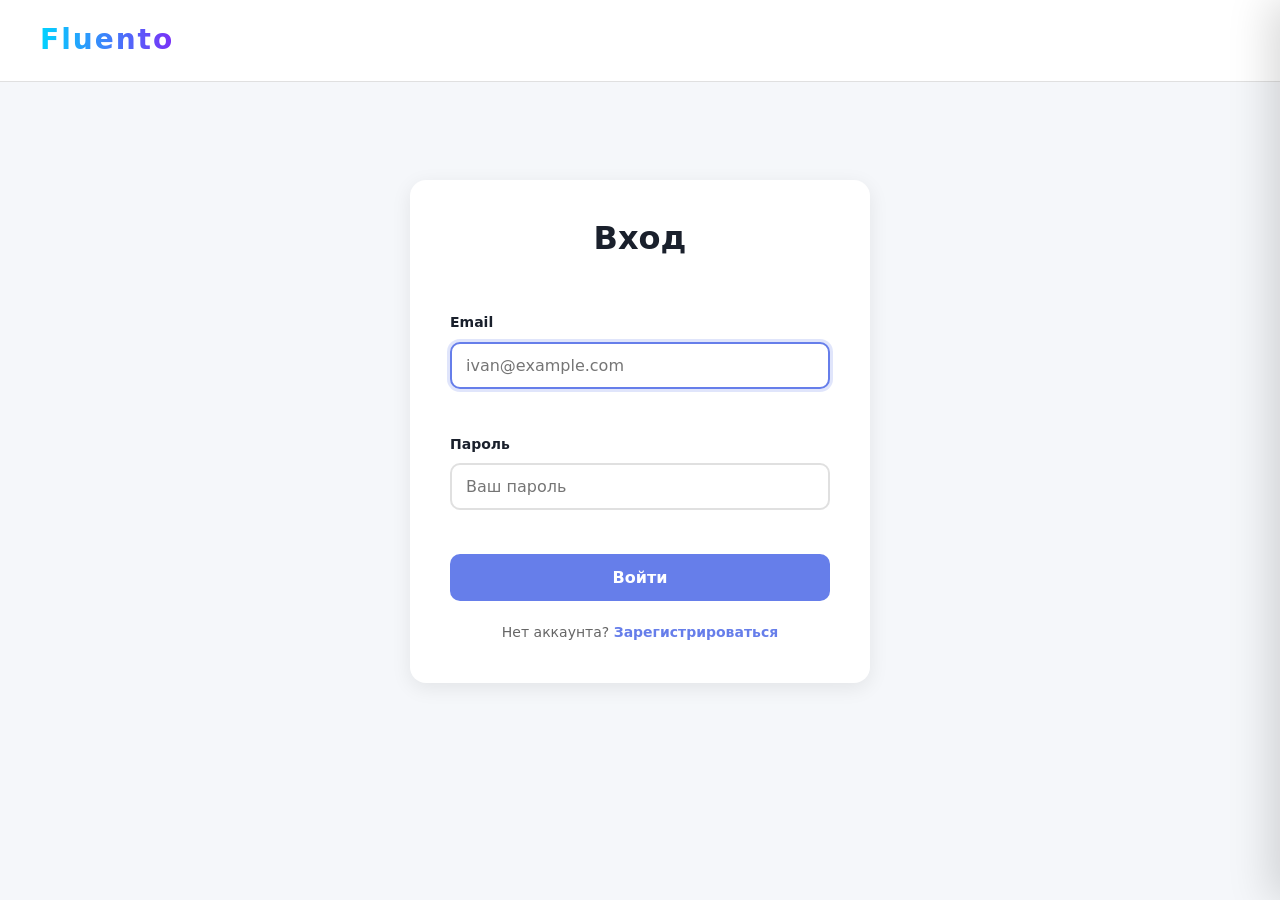
<file: login.html>
<!DOCTYPE html>
<html lang="ru">
<head>
  <meta charset="UTF-8">
  <meta name="viewport" content="width=device-width, initial-scale=1.0">
  <title>Вход — Fluento</title>
  <link rel="icon" href="images/logo.svg">
  <link rel="stylesheet" href="style.css">
  <link rel="stylesheet" href="register.css">
</head>
<body>
  <header class="nav">
    <a href="index.html" class="logo">Fluento</a>
    <nav class="menu"><a href="index.html">← На главную</a></nav>
  </header>

  <main class="register-main">
    <form class="register-form" id="loginForm" novalidate>
      <h1>Вход</h1>

      <div class="form-group">
        <label for="email">Email</label>
        <input type="email" id="email" placeholder="ivan@example.com" autocomplete="email" autofocus>
        <small class="error" id="emailError"></small>
      </div>

      <div class="form-group">
        <label for="password">Пароль</label>
        <input type="password" id="password" placeholder="Ваш пароль" autocomplete="current-password">
        <small class="error" id="passwordError"></small>
      </div>

      <button type="submit" class="submit-btn" id="submitBtn">
        <span class="btn-text">Войти</span>
      </button>

      <p class="form-footer">
        Нет аккаунта? <a href="register.html">Зарегистрироваться</a>
      </p>
    </form>
  </main>

  <script src="login.js"></script>
</body>
</html>
</file>
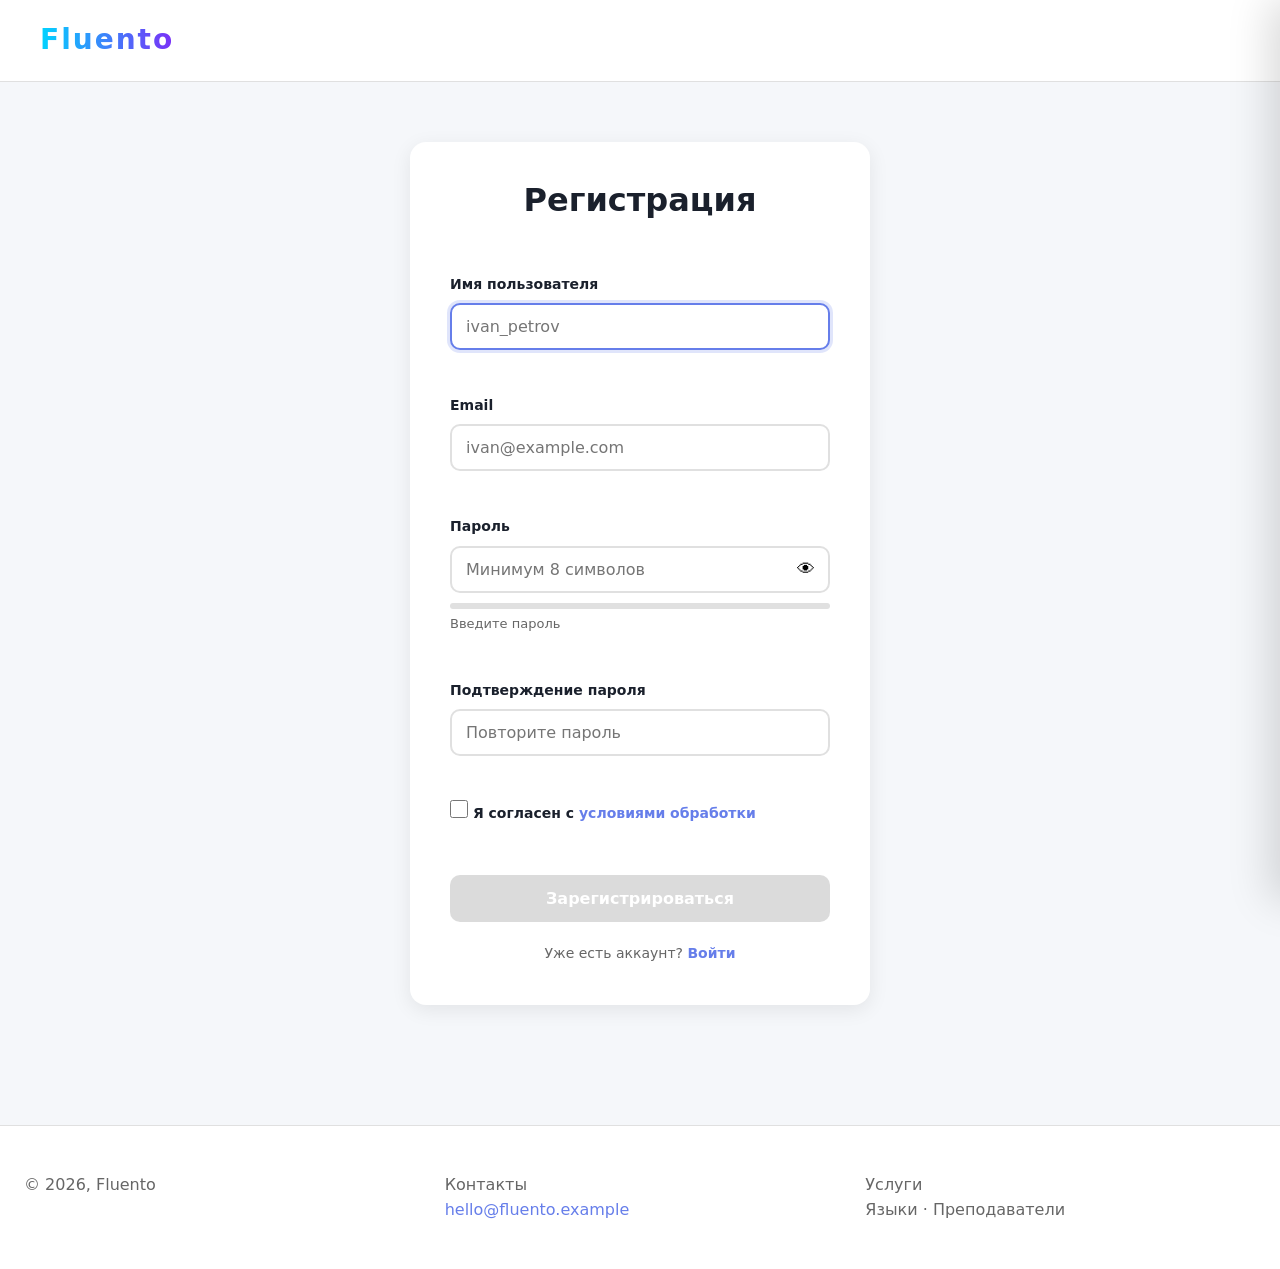
<file: register.html>
<!DOCTYPE html>
<html lang="ru">
<head>
  <meta charset="UTF-8">
  <meta name="viewport" content="width=device-width, initial-scale=1.0">
  <title>Регистрация — Fluento</title>
  <link rel="icon" href="images/logo.svg">
  <link rel="stylesheet" href="style.css">
  <link rel="stylesheet" href="register.css">
</head>
<body>
<header class="nav">
  <a href="index.html" class="logo">Fluento</a>
  <nav class="menu">
    <a href="index.html">← На главную</a>
  </nav>
</header>

  <main class="register-main">
    <form class="register-form" id="registerForm" novalidate>
      <h1>Регистрация</h1>

      <div class="form-group">
        <label for="username">Имя пользователя</label>
        <input type="text" id="username" placeholder="ivan_petrov" autocomplete="username" autofocus>
        <small class="error" id="usernameError"></small>
      </div>

      <div class="form-group">
        <label for="email">Email</label>
        <input type="email" id="email" placeholder="ivan@example.com" autocomplete="email">
        <small class="error" id="emailError"></small>
      </div>

      <div class="form-group">
        <label for="password">Пароль</label>
        <div class="password-wrapper">
          <input type="password" id="password" placeholder="Минимум 8 символов" autocomplete="new-password">
          <button type="button" class="toggle-password" id="togglePassword" aria-label="Показать пароль">👁</button>
        </div>
        <div class="strength-bar"><div class="strength-fill" id="strengthFill"></div></div>
        <p class="strength-text" id="strengthText">Введите пароль</p>
        <small class="error" id="passwordError"></small>
      </div>

      <div class="form-group">
        <label for="confirm">Подтверждение пароля</label>
        <input type="password" id="confirm" placeholder="Повторите пароль" autocomplete="new-password">
        <small class="error" id="confirmError"></small>
      </div>

      <div class="form-group checkbox-group">
        <label class="checkbox-label">
          <input type="checkbox" id="terms">
          <span>Я согласен с <a href="#">условиями обработки</a></span>
        </label>
        <small class="error" id="termsError"></small>
      </div>

      <button type="submit" class="submit-btn" id="submitBtn" disabled>
        <span class="btn-text">Зарегистрироваться</span>
        <span class="btn-spinner"></span>
      </button>

      <p class="form-footer">
        Уже есть аккаунт? <a href="login.html">Войти</a>
      </p>
    </form>
  </main>

  <!-- Модалка успеха -->
  <div class="modal-overlay" id="successModal">
    <div class="modal">
      <div class="modal-icon">✅</div>
      <h2>Регистрация успешна!</h2>
      <p>Добро пожаловать в Fluento!</p>
      <button class="modal-btn" id="modalClose">Продолжить</button>
    </div>
  </div>

  <footer class="footer">
    <div class="f-grid"><div><p>© 2026, Fluento</p></div><div><p>Контакты</p><a href="mailto:hello@fluento.example">hello@fluento.example</a></div><div><p>Услуги</p><p>Языки · Преподаватели</p></div></div>
  </footer>

  <script src="register.js"></script>
</body>
</html>
</file>
<file: style.css>
/* ===== ПЕРЕМЕННЫЕ ===== */
:root {
  --bg: #f5f7fa;
  --card-bg: #ffffff;
  --text: #1a202c;
  --text-muted: #666;
  --primary: #667eea;
  --primary-dark: #5a67d8;
  --accent: #e74c3c;
  --neon: #00d4ff;
  --accent2: #7b2ff7;
  --border: #e0e0e0;
  --radius: 16px;
  --radius-sm: 10px;
  --shadow: 0 5px 20px rgba(0,0,0,0.08);
  --shadow-hover: 0 18px 45px rgba(102,126,234,0.28);
  --transition: 0.3s ease;
}

* { margin: 0; padding: 0; box-sizing: border-box; }

body {
  font-family: system-ui, Arial, sans-serif;
  line-height: 1.6;
  background: var(--bg);
  color: var(--text);
  transition: background var(--transition), color var(--transition);
  overflow-x: hidden;
}

/* ===== ТЁМНАЯ ТЕМА ===== */
body.dark {
  --bg: #0d0f17;
  --card-bg: #171a26;
  --text: #e2e8f0;
  --text-muted: #a0aec0;
  --border: #2a2f45;
}
body.dark { background: var(--bg); color: var(--text); }

h1, h2, h3 { color: var(--text); }
h1 {
  font-size: clamp(32px, 6vw, 64px);
  text-align: center;
  position: relative;
  padding-bottom: 24px;
  line-height: 1.15;
}
h1::after {
  content: "";
  position: absolute;
  bottom: 0; left: 50%;
  transform: translateX(-50%);
  width: 80px; height: 4px;
  background: linear-gradient(90deg, var(--neon), var(--accent2));
  border-radius: 2px;
}
h2 {
  font-size: clamp(24px, 3.5vw, 38px);
  margin-bottom: 40px;
  text-align: center;
  letter-spacing: -0.5px;
}
a { color: var(--primary); text-decoration: none; }

/* ===== ШАПКА ===== */
.nav {
  position: sticky; top: 0; z-index: 100;
  display: flex; justify-content: space-between; align-items: center;
  padding: 18px 40px;
  background: var(--card-bg);
  border-bottom: 1px solid var(--border);
  backdrop-filter: blur(12px);
}
.logo {
  font-weight: 800;
  font-size: 28px;
  letter-spacing: 2px;
  background-image: linear-gradient(90deg, var(--neon), var(--accent2));
  -webkit-background-clip: text;
  background-clip: text;
  color: transparent;
  display: inline-block;
}
.logo:hover { animation: wave 0.8s ease; }
@keyframes wave {
  0%, 100% { transform: rotate(0deg); }
  25% { transform: rotate(-6deg); }
  75% { transform: rotate(6deg); }
}

/* ===== МЕНЮ (выезжает по бургеру) ===== */
.menu {
  position: fixed;
  top: 0;
  right: 0;
  height: 100vh;
  width: 320px;
  max-width: 85vw;
  background: var(--card-bg);
  border-left: 1px solid var(--border);
  padding: 100px 30px 30px;
  display: flex;
  flex-direction: column;
  gap: 20px;
  transform: translateX(100%);
  transition: transform 0.35s ease;
  z-index: 101;
  box-shadow: -10px 0 40px rgba(0,0,0,0.15);
  overflow-y: auto;
}
.menu.open { transform: translateX(0); }

.menu a {
  color: var(--text-muted);
  font-weight: 600;
  font-size: 17px;
  padding: 10px 0;
  border-bottom: 1px solid var(--border);
  transition: color var(--transition), padding-left var(--transition);
}
.menu a:hover {
  color: var(--primary);
  padding-left: 8px;
}

/* Кнопки в меню */
.menu .btn-nav {
  padding: 12px 20px;
  border: 2px solid var(--primary);
  border-radius: 50px;
  color: var(--primary) !important;
  text-align: center;
  border-bottom: 2px solid var(--primary);
}
.menu .btn-nav.ghost {
  border-color: var(--border);
  color: var(--text) !important;
}

.btn-nav {
  padding: 8px 18px;
  border: 2px solid var(--primary);
  border-radius: 50px;
  color: var(--primary) !important;
  font-weight: 600;
}
.btn-nav.ghost { border-color: var(--border); color: var(--text) !important; }

/* ===== БУРГЕР ===== */
.burger {
  display: flex;
  flex-direction: column;
  gap: 5px;
  background: transparent;
  border: none;
  cursor: pointer;
  padding: 8px;
  z-index: 102;
}
.burger span {
  display: block;
  width: 28px;
  height: 3px;
  background: var(--text);
  border-radius: 2px;
  transition: transform 0.3s, opacity 0.3s;
}
.burger.active span:nth-child(1) { transform: translateY(8px) rotate(45deg); }
.burger.active span:nth-child(2) { opacity: 0; }
.burger.active span:nth-child(3) { transform: translateY(-8px) rotate(-45deg); }

/* ===== ГЕРОЙ ===== */
.hero {
  position: relative;
  display: flex; flex-direction: column; align-items: center;
  text-align: center;
  padding: 120px 20px 100px;
  min-height: 95vh;
  justify-content: center;
  gap: 28px;
  overflow: hidden;
  background:
    radial-gradient(circle at 20% 30%, rgba(0,212,255,0.15), transparent 40%),
    radial-gradient(circle at 80% 70%, rgba(123,47,247,0.15), transparent 40%);
}
.hero h1 { max-width: 900px; }
.grad {
  background-image: linear-gradient(90deg, var(--neon), var(--accent2));
  -webkit-background-clip: text;
  background-clip: text;
  color: transparent;
}
.lead { color: var(--text-muted); font-size: clamp(16px, 2vw, 22px); max-width: 650px; }
.hero-actions { display: flex; gap: 16px; flex-wrap: wrap; justify-content: center; }

/* Кнопки */
.btn {
  display: inline-block;
  padding: 14px 28px;background: var(--primary);
  color: #fff;
  border: none;
  border-radius: var(--radius-sm);
  font-weight: 700;
  cursor: pointer;
  transition: background var(--transition), transform 0.2s, box-shadow var(--transition);
  text-align: center;
  position: relative;
  overflow: hidden;
}
.btn::after { content: " →"; display: inline-block; transition: transform var(--transition); }
.btn:hover { background: var(--primary-dark); transform: translateY(-3px); box-shadow: 0 10px 24px rgba(102,126,234,0.45); }
.btn:hover::after { transform: translateX(6px); }
.btn:active { transform: translateY(0) scale(0.97); }
.btn.small { padding: 8px 16px; font-size: 14px; }

.grad-btn {
  background-image: linear-gradient(135deg, var(--neon), var(--accent2));
  color: #fff;
}
.grad-btn:hover { box-shadow: 0 0 30px rgba(0,212,255,0.55); transform: scale(1.05) translateY(-3px); }
.ghost {
  background: transparent;
  border: 1.5px solid var(--border);
  color: var(--text);
}
.ghost:hover {
  background-image: linear-gradient(135deg, var(--neon), var(--accent2));
  color: #fff;
  border-color: transparent;
}

/* Статистика */
.stats { display: flex; gap: 56px; justify-content: center; flex-wrap: wrap; margin-top: 32px; }
.stat { text-align: center; }
.num { font-size: clamp(36px, 5vw, 58px); font-weight: 800; display: block; color: var(--primary); letter-spacing: 1px; }
.cap { color: var(--text-muted); font-size: 15px; }

/* Декоративные круги */
.dot {
  position: absolute;
  border-radius: 50%;
  background: linear-gradient(135deg, var(--neon), var(--accent2));
  opacity: 0.25;
  animation: floaty 6s ease-in-out infinite;
  z-index: 0;
  filter: blur(2px);
}
.dot1 { width: 120px; height: 120px; top: 30px; left: 8%; }
.dot2 { width: 80px; height: 80px; top: 100px; right: 10%; animation-delay: 1.5s; }
@keyframes floaty {
  0%, 100% { transform: translateY(0); }
  50% { transform: translateY(-30px); }
}

/* ===== СЕКЦИИ ===== */
.section {
  max-width: 1240px;
  margin: 0 auto;
  padding: 90px 24px;
}

/* ===== СЕТКИ ===== */
.grid-cards {
  display: grid;
  grid-template-columns: repeat(auto-fill, minmax(270px, 1fr));
  gap: 26px;
}
.grid-teachers {
  display: grid;
  grid-template-columns: repeat(auto-fill, minmax(230px, 1fr));
  gap: 22px;
}
.grid-pricing {
  display: grid;
  grid-template-columns: repeat(auto-fit, minmax(280px, 1fr));
  gap: 26px;
}

/* ===== КАРТОЧКИ ЯЗЫКОВ ===== */
.card {
  position: relative;
  background: var(--card-bg);
  border: 1px solid var(--border);
  border-radius: var(--radius);
  padding: 0 0 20px;
  box-shadow: var(--shadow);
  overflow: hidden;
  transition: transform var(--transition), box-shadow var(--transition), border-color var(--transition);
  display: flex;
  flex-direction: column;
}
.card:hover {
  transform: perspective(800px) rotateY(4deg) translateY(-8px);
  box-shadow: var(--shadow-hover);
  border-color: var(--primary);
}
.card .photo {
  height: 170px;
  overflow: hidden;
  position: relative;
  background: linear-gradient(135deg, var(--neon), var(--accent2));
  transition: transform 0.5s ease;
  z-index: 1;
}
.card .photo img {
  width: 100%; height: 100%; object-fit: cover;
  display: block;
}
.card:hover .photo { transform: scale(1.08); }
.card h3 { padding: 16px 20px 4px; font-size: 20px; }
.card .muted { padding: 0 20px 14px; color: var(--text-muted); font-size: 14px; flex: 1; }
.card .btn { margin: 0 20px; }

.badge {
  position: absolute;
  top: 14px; right: 14px;
  padding: 5px 12px;
  background: var(--accent);
  color: #fff;
  font-size: 12px;
  font-weight: 700;
  border-radius: 20px;
  z-index: 5;
  animation: pulse 2s infinite;
}
.badge.sale { background: #2e8b57; left: 14px; right: auto; }
@keyframes pulse {
  0%, 100% { transform: scale(1); box-shadow: 0 0 0 0 rgba(231,76,60,0.5); }
  50% { transform: scale(1.1); box-shadow: 0 0 0 10px rgba(231,76,60,0); }
}

/* ===== ПРЕПОДАВАТЕЛИ ===== */
.teacher {
  background: var(--card-bg);
  border: 1px solid var(--border);border-radius: var(--radius);
  padding: 26px 22px;
  text-align: center;
  box-shadow: var(--shadow);
  transition: transform var(--transition), box-shadow var(--transition);
  display: flex; flex-direction: column; gap: 8px; align-items: center;
}
.teacher:hover { transform: translateY(-8px); box-shadow: var(--shadow-hover); }
.teacher-photo {
  width: 88px; height: 88px;
  border-radius: 50%;
  object-fit: cover;
  margin: 0 auto 12px;
  background: linear-gradient(135deg, var(--neon), var(--accent2));
  transition: transform 0.6s;
}
.teacher:hover .teacher-photo { transform: rotate(360deg) scale(1.05); }
.bio { font-size: 13px; color: var(--text-muted); flex: 1; }

/* ===== ТАРИФЫ ===== */
.price-card {
  position: relative;
  background: var(--card-bg);
  border: 1px solid var(--border);
  border-radius: var(--radius);
  padding: 34px 26px;
  text-align: center;
  box-shadow: var(--shadow);
  transition: transform var(--transition), border-color var(--transition), box-shadow var(--transition);
}
.price-card:hover { transform: translateY(-8px); border-color: var(--primary); box-shadow: var(--shadow-hover); }
.price-card.featured {
  border: 2px solid transparent;
  background:
    linear-gradient(var(--card-bg), var(--card-bg)) padding-box,
    linear-gradient(135deg, var(--neon), var(--accent2)) border-box;
}
.price { font-size: 34px; font-weight: 800; color: var(--primary); margin: 16px 0; }
.price-card ul { list-style: none; margin: 22px 0; text-align: left; padding: 0 10px; }
.price-card li { padding: 7px 0; color: var(--text-muted); border-bottom: 1px solid var(--border); }
.price-card li::before { content: "✓ "; color: var(--primary); font-weight: 800; }

/* ===== СЛАЙДЕР ===== */
.slider {
  position: relative;
  max-width: 820px;
  margin: 0 auto;
  display: flex; align-items: center; gap: 14px;
}
.slider__viewport { flex: 1; overflow: hidden; border-radius: var(--radius); }
.slider__track { display: flex; transition: transform 0.55s ease; }
.slider__slide {
  min-width: 100%;
  padding: 46px 40px;
  background: var(--card-bg);
  border: 1px solid var(--border);
  border-radius: var(--radius);
  box-shadow: var(--shadow);
  text-align: center;
}
.slider__slide p { font-style: italic; color: var(--text-muted); margin: 16px 0; font-size: 17px; }
.slider__slide h3 { color: var(--primary); }
.slider__prev, .slider__next {
  width: 46px; height: 46px;
  border-radius: 50%;
  border: none;
  background: var(--primary);
  color: #fff;
  font-size: 26px;
  cursor: pointer;
  transition: transform var(--transition), background var(--transition);
  flex-shrink: 0;
}
.slider__prev:hover, .slider__next:hover { transform: scale(1.12); background: var(--primary-dark); }
.slider__dots {
  position: absolute;
  bottom: -34px;
  left: 50%;
  transform: translateX(-50%);
  display: flex; gap: 8px;
}
.slider__dots button {
  width: 12px; height: 12px;
  border-radius: 50%;
  border: none;
  background: var(--border);
  cursor: pointer;
  transition: background var(--transition), transform var(--transition);
}
.slider__dots button.active { background: var(--primary); transform: scale(1.3); }

/* ===== КОРЗИНА ===== */
.cart-box {
  max-width: 720px;
  margin: 0 auto;
  background: var(--card-bg);
  border: 1px solid var(--border);
  border-radius: var(--radius);
  padding: 28px;
  box-shadow: var(--shadow);
}
.cart-item {
  display: flex; justify-content: space-between; align-items: center;
  padding: 14px 0;
  border-bottom: 1px solid var(--border);
  gap: 12px;
}
.cart-item:last-child { border-bottom: none; }
.cart-item .qty-controls { display: flex; gap: 8px; align-items: center; }
.cart-item button {
  width: 30px; height: 30px;
  border-radius: 8px;
  border: 1px solid var(--border);
  background: var(--card-bg);
  color: var(--text);
  cursor: pointer;
  font-weight: 700;
}
.cart-item button:hover { background: var(--primary); color: #fff; }
.cart-footer {
  display: flex; justify-content: space-between; align-items: center;margin-top: 20px; padding-top: 16px;
  border-top: 2px solid var(--border);
}

/* ===== ПОСТЫ И ПАГИНАЦИЯ ===== */
.search {
  display: block;
  width: 100%;
  max-width: 420px;
  margin: 0 auto 30px;
  padding: 12px 20px;
  border: 2px solid var(--border);
  border-radius: 50px;
  font-size: 16px;
  background: var(--card-bg);
  color: var(--text);
  transition: border-color var(--transition), box-shadow var(--transition);
}
.search:focus { outline: none; border-color: var(--primary); box-shadow: 0 0 0 4px rgba(102,126,234,0.2); }

.posts-list { display: grid; grid-template-columns: repeat(auto-fill, minmax(260px, 1fr)); gap: 20px; margin-bottom: 30px; }
.post {
  background: var(--card-bg);
  border: 1px solid var(--border);
  border-radius: var(--radius-sm);
  padding: 22px;
  transition: transform var(--transition), box-shadow var(--transition);
}
.post:hover { transform: translateY(-5px); box-shadow: var(--shadow); }
.post h3 { color: var(--primary); margin-bottom: 8px; }
.post p { color: var(--text-muted); font-size: 14px; }

.pagination { display: flex; gap: 8px; justify-content: center; flex-wrap: wrap; }
.pagination button {
  padding: 9px 15px;
  border: 2px solid var(--primary);
  background: transparent;
  color: var(--primary);
  border-radius: 8px;
  cursor: pointer;
  font-weight: 600;
  transition: background var(--transition), color var(--transition);
}
.pagination button:hover:not(:disabled) { background: var(--primary); color: #fff; }
.pagination button.active { background: var(--primary); color: #fff; }
.pagination button:disabled { opacity: 0.4; cursor: not-allowed; }

/* ===== ПОМОЩЬ (figure, progress, meter, details) ===== */
.help-figure { margin-bottom: 30px; text-align: center; }
.help-figure img { max-width: 100%; border-radius: var(--radius); box-shadow: var(--shadow); }
.help-figure figcaption { color: var(--text-muted); font-size: 14px; margin-top: 8px; }
progress, meter { width: 100%; height: 18px; margin-bottom: 20px; accent-color: var(--primary); }
label { display: block; margin: 12px 0 6px; font-weight: 600; }
details {
  background: var(--card-bg);
  border: 1px solid var(--border);
  border-radius: var(--radius-sm);
  padding: 16px 20px;
  margin-bottom: 12px;
  transition: background var(--transition);
}
details summary { cursor: pointer; font-weight: 700; color: var(--primary); }
details[open] summary { margin-bottom: 10px; }

/* ===== ТАБЛИЦА ===== */
table {
  width: 100%;
  border-collapse: collapse;
  background: var(--card-bg);
  border-radius: var(--radius);
  overflow: hidden;
  box-shadow: var(--shadow);
}
caption { caption-side: top; padding: 12px; color: var(--text-muted); font-style: italic; }
th, td { padding: 14px 18px; border-bottom: 1px solid var(--border); text-align: left; }
th { background: linear-gradient(135deg, var(--neon), var(--accent2)); color: #fff; font-weight: 700; }
tbody tr:hover { background: rgba(102,126,234,0.06); }
tfoot td { font-weight: 700; background: rgba(102,126,234,0.08); }

/* ===== ФУТЕР ===== */
.footer {
  background: var(--card-bg);
  border-top: 1px solid var(--border);
  margin-top: 60px;
  padding: 46px 24px;
  color: var(--text-muted);
}
.f-grid {
  display: grid;
  grid-template-columns: repeat(3, 1fr);
  gap: 30px;
  max-width: 1240px;
  margin: 0 auto;
}
.f-grid a { color: var(--primary); }

/* ===== КНОПКА ТЕМЫ ===== */
.theme-toggle {
  position: fixed;
  top: 20px; right: 20px;
  padding: 10px 18px;
  background: var(--card-bg);
  color: var(--text);
  border: 2px solid var(--primary);
  border-radius: 50px;
  cursor: pointer;
  font-weight: 600;
  z-index: 1000;
  transition: background var(--transition), transform var(--transition), box-shadow var(--transition);
}
.theme-toggle:hover { background: var(--primary); color: #fff; transform: translateY(-2px); box-shadow: 0 6px 20px rgba(102,126,234,0.5); }

/* ===== КНОПКА НАВЕРХ ===== */
.scroll-top {
  position: fixed;
  right: 24px; bottom: 24px;
  width: 58px; height: 58px;border-radius: 50%;
  border: none;
  background: linear-gradient(135deg, var(--neon), var(--accent2));
  color: #fff;
  font-size: 26px;
  cursor: pointer;
  z-index: 999;
  opacity: 0;
  visibility: hidden;
  transition: opacity var(--transition), visibility var(--transition), transform var(--transition), box-shadow var(--transition);
  box-shadow: 0 6px 24px rgba(102,126,234,0.5);
}
.scroll-top.visible { opacity: 1; visibility: visible; }
.scroll-top:hover { transform: scale(1.12); box-shadow: 0 8px 28px rgba(102,126,234,0.7); }
.scroll-top:active { transform: scale(0.95); }

/* ===== ФОКУС ===== */
a:focus, button:focus, input:focus, summary:focus {
  outline: 3px solid #ffb7b3;
  outline-offset: 3px;
}

/* ===== КАСТОМНЫЙ ЧЕКБОКС ===== */
.fav {
  display: flex; align-items: center; gap: 8px;
  cursor: pointer; font-size: 14px;
  color: var(--text-muted);
  padding: 0 20px;
  margin-top: 8px;
}
.fav input { display: none; }
.fav span::before {
  content: "☆";
  font-size: 20px;
  color: var(--primary);
  margin-right: 6px;
  display: inline-block;
  transition: transform var(--transition);
}
.fav input:checked + span::before { content: "★"; transform: scale(1.2); }

/* ===== СОВРЕМЕННЫЕ СЕЛЕКТОРЫ ===== */
.card :is(h2, h3, h4) { letter-spacing: -0.5px; }
.teacher:not(:last-child) { margin-bottom: 0; }
.card:has(.badge) { border-color: #f39c12; }

/* ===== АДАПТИВ ===== */
@media (max-width: 900px) {
  .nav { padding: 14px 20px; }
  .f-grid { grid-template-columns: 1fr; text-align: center; }
  .stats { gap: 28px; }
  .hero { padding: 80px 16px; min-height: auto; }
  .section { padding: 60px 16px; }
}
@media (max-width: 540px) {
  .btn { padding: 11px 20px; font-size: 14px; }
  .theme-toggle { top: 10px; right: 10px; padding: 8px 12px; font-size: 13px; }
  h1 { font-size: 32px; }
}/* ===== МЕНЮ (выезжает по бургеру) ===== */
.menu {
  position: fixed;
  top: 0;
  right: 0;
  height: 100vh;
  width: 320px;
  max-width: 85vw;
  background: var(--card-bg);
  border-left: 1px solid var(--border);
  padding: 100px 30px 30px;
  display: flex;
  flex-direction: column;
  gap: 20px;
  transform: translateX(100%);
  transition: transform 0.35s ease;
  z-index: 101;
  box-shadow: -10px 0 40px rgba(0,0,0,0.15);
  overflow-y: auto;
}
.menu.open { transform: translateX(0); }

.menu a {
  color: var(--text-muted);
  font-weight: 600;
  font-size: 17px;
  padding: 10px 0;
  border-bottom: 1px solid var(--border);
  transition: color var(--transition), padding-left var(--transition);
}
.menu a:hover {
  color: var(--primary);
  padding-left: 8px;
}

/* Кнопки в меню */
.menu .btn-nav {
  padding: 12px 20px;
  border: 2px solid var(--primary);
  border-radius: 50px;
  color: var(--primary) !important;
  text-align: center;
  border-bottom: 2px solid var(--primary);
}
.menu .btn-nav.ghost {
  border-color: var(--border);
  color: var(--text) !important;
}
</file>
<file: register.css>
.register-main {
  display: flex; justify-content: center; align-items: center;
  min-height: calc(100vh - 200px);
  padding: 60px 20px;
  background: var(--bg);
}
.register-form {
  width: 100%; max-width: 460px;
  padding: 40px;
  background: var(--card-bg);
  border-radius: var(--radius);
  box-shadow: var(--shadow);
}
.register-form h1 { text-align: center; margin-bottom: 30px; color: var(--text); font-size: clamp(24px, 4vw, 32px); }
.register-form h1::after { display: none; }

.form-group { margin-bottom: 20px; }
.form-group label { display: block; margin-bottom: 8px; font-weight: 600; color: var(--text); font-size: 14px; }

.form-group input[type="text"],
.form-group input[type="email"],
.form-group input[type="password"] {
  width: 100%;
  padding: 12px 14px;
  border: 2px solid var(--border);
  border-radius: var(--radius-sm);
  font-size: 16px;
  font-family: inherit;
  background: var(--card-bg);
  color: var(--text);
  transition: border-color var(--transition), box-shadow var(--transition);
}
.form-group input:focus { outline: none; border-color: var(--primary); box-shadow: 0 0 0 3px rgba(102,126,234,0.2); }
.form-group input.error { border-color: #e74c3c; }
.form-group input.error:focus { box-shadow: 0 0 0 3px rgba(231,76,60,0.2); }
.form-group input.success { border-color: #27ae60; }

.error { display: block; color: #e74c3c; font-size: 13px; margin-top: 6px; min-height: 18px; }

/* Показать пароль */
.password-wrapper { position: relative; }
.password-wrapper input { padding-right: 50px; }
.toggle-password {
  position: absolute; right: 10px; top: 50%;
  transform: translateY(-50%);
  background: none; border: none;
  font-size: 18px; cursor: pointer; padding: 5px;
}

/* Индикатор силы пароля */
.strength-bar {
  height: 6px; background: var(--border);
  border-radius: 3px; overflow: hidden;
  margin-top: 10px;
}
.strength-fill {
  height: 100%; width: 0;
  transition: width 0.3s, background 0.3s;
  background: #eee;
}
.strength-text { font-size: 13px; margin-top: 5px; color: var(--text-muted); }

/* Чекбокс */
.checkbox-group { margin-bottom: 25px; }
.checkbox-label {
  display: flex; align-items: center; gap: 10px;
  cursor: pointer; font-weight: normal;
}
.checkbox-label input[type="checkbox"] {
  width: 18px; height: 18px;
  accent-color: var(--primary);
  cursor: pointer;
}
.checkbox-label a { color: var(--primary); }

/* Кнопка submit со спиннером */
.submit-btn {
  width: 100%;
  padding: 14px;
  background: var(--primary);
  color: #fff;
  border: none;
  border-radius: var(--radius-sm);
  font-size: 16px;
  font-weight: 600;
  cursor: pointer;
  transition: background var(--transition), transform 0.2s;
  display: flex; justify-content: center; align-items: center; gap: 10px;
  font-family: inherit;
}
.submit-btn:hover:not(:disabled) { background: var(--primary-dark); transform: translateY(-2px); }
.submit-btn:active:not(:disabled) { transform: scale(0.98); }
.submit-btn:disabled { background: #ccc; cursor: not-allowed; opacity: 0.7; }

.btn-spinner {
  display: none;
  width: 18px; height: 18px;
  border: 2px solid rgba(255,255,255,0.4);
  border-top-color: #fff;
  border-radius: 50%;
  animation: spin 0.8s linear infinite;
}
@keyframes spin { to { transform: rotate(360deg); } }
.submit-btn.loading .btn-text { display: none; }
.submit-btn.loading .btn-spinner { display: block; }

.form-footer { text-align: center; margin-top: 20px; color: var(--text-muted); font-size: 14px; }
.form-footer a { color: var(--primary); font-weight: 600; }

/* Модалка */
.modal-overlay {
  position: fixed; inset: 0;
  background: rgba(0,0,0,0.5);
  display: flex; justify-content: center; align-items: center;
  z-index: 1000;
  opacity: 0; visibility: hidden;
  transition: opacity 0.3s, visibility 0.3s;
}
.modal-overlay.active { opacity: 1; visibility: visible; }
.modal {
  background: var(--card-bg);
  padding: 40px;
  border-radius: 20px;
  text-align: center;
  max-width: 400px;
  color: var(--text);transform: scale(0.8);
  transition: transform 0.3s;
}
.modal-overlay.active .modal { transform: scale(1); }
.modal-icon { font-size: 60px; margin-bottom: 15px; }
.modal h2 { margin-bottom: 10px; }
.modal p { color: var(--text-muted); margin-bottom: 25px; }
.modal-btn {
  padding: 12px 30px;
  background: var(--primary);
  color: #fff;
  border: none;
  border-radius: var(--radius-sm);
  font-size: 16px;
  font-weight: 600;
  cursor: pointer;
}
.modal-btn:hover { filter: brightness(0.9); }

@media (max-width: 480px) {
  .register-form { padding: 25px; }
}
</file>
